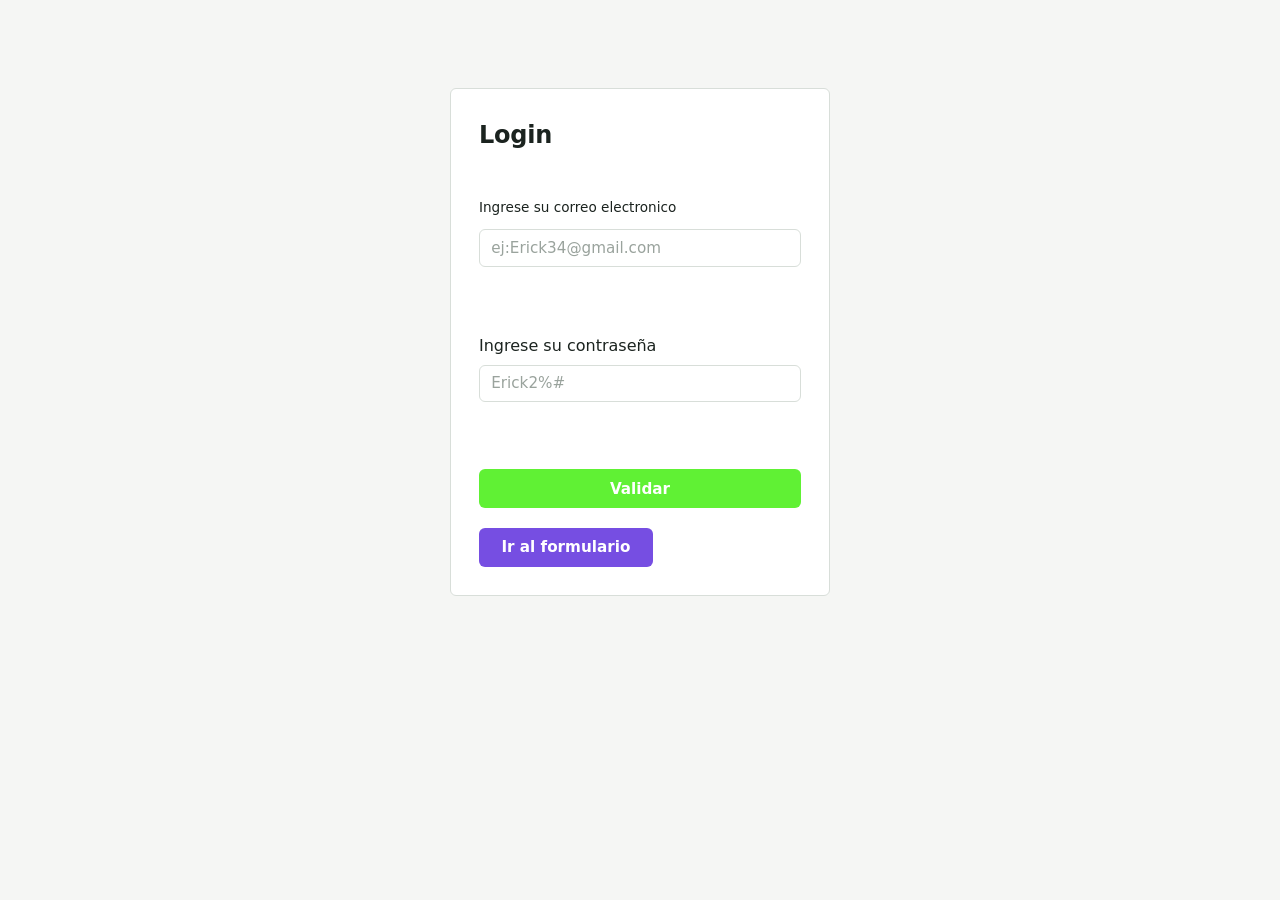
<file: index.html>
<!DOCTYPE html>
<html lang="es">
<head>
    <meta charset="UTF-8">
    <meta name="viewport" content="width=device-width, initial-scale=1.0">
    <link rel="stylesheet" href="css/estilos.css">
    <title>Document</title>
</head>
<body>
    <div class="pagina">
        <div class="card login-layout">
    <h1>Login</h1>

    <div class="campo">
    <label for="correo">Ingrese su correo electronico</label>
    <input tipe="email" id="correo" placeholder="ej:Erick34@gmail.com" required>
    <p class="respuesta" id="r_email"></p>
    </div>

    <div class="campo">
    <lable for="password"> Ingrese su contraseña</lable>
    <input tipe="password" id="contraseña" placeholder="Erick2%#" required>
    <p class="respuesta" id="r_contraseña"></p>
    </div>

    <button tipe="button" id="validarF" class="btn" onclick="iniciar_cesion()">Validar</button>
    
    <a linkreel="stylesheet" href="formulario.html"> <button class="btn_links">Ir al formulario</button></a>
    </div>
    </div>
    <script src="js/utileria.js"></script>
    <script src="js/login.js"></script>
</body>
</html>
</file>
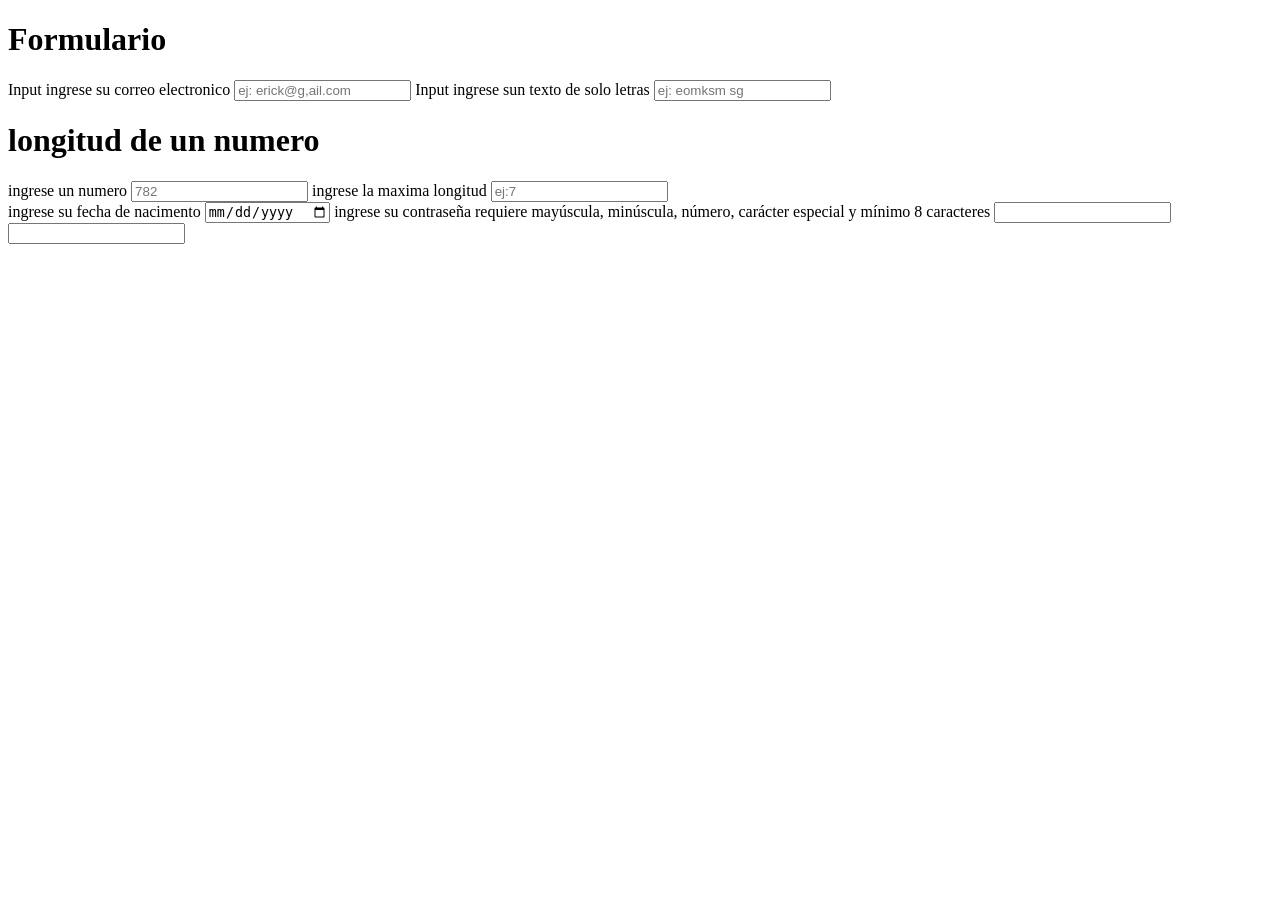
<file: formualrio.html>
<!DOCTYPE html>
<html lang="en">

<head>
    <meta charset="UTF-8">
    <meta name="viewport" content="width=device-width, initial-scale=1.0">
    <title>Document</title>
</head>

<body>

    <h1>Formulario</h1>
    <div>
        <form>
            <lable>Input ingrese su correo electronico </lable>
            <input type="email" id="e_email_f" placeholder="ej: erick@g,ail.com">
            <lable>Input ingrese sun texto de solo letras </lable>
            <input type="text" id="e_texto_f" placeholder="ej: eomksm sg">

            <div>
                <h1>longitud de un numero</h1>
                <lable> ingrese un numero </lable>
                <input type="number" id="e_numero_f" placeholder="782">
                <lable> ingrese la maxima longitud</lable>
                <input type="number" id="e_max_longitud_f" placeholder="ej:7">
            </div>

            <lable>ingrese su fecha de nacimento </lable>
            <input type="date" id="e_fecha_nacimiento_f" placeholder="18/05/2005">
            
            
            <lable> ingrese su contraseña requiere mayúscula, minúscula, número, carácter especial y mínimo 8 caracteres </lable>
            <input type="text" id="" placeholder="">

            <lable></lable>
            <input type="text" id="" placeholder="">




        </form>
    </div>
</body>

</html>
</file>
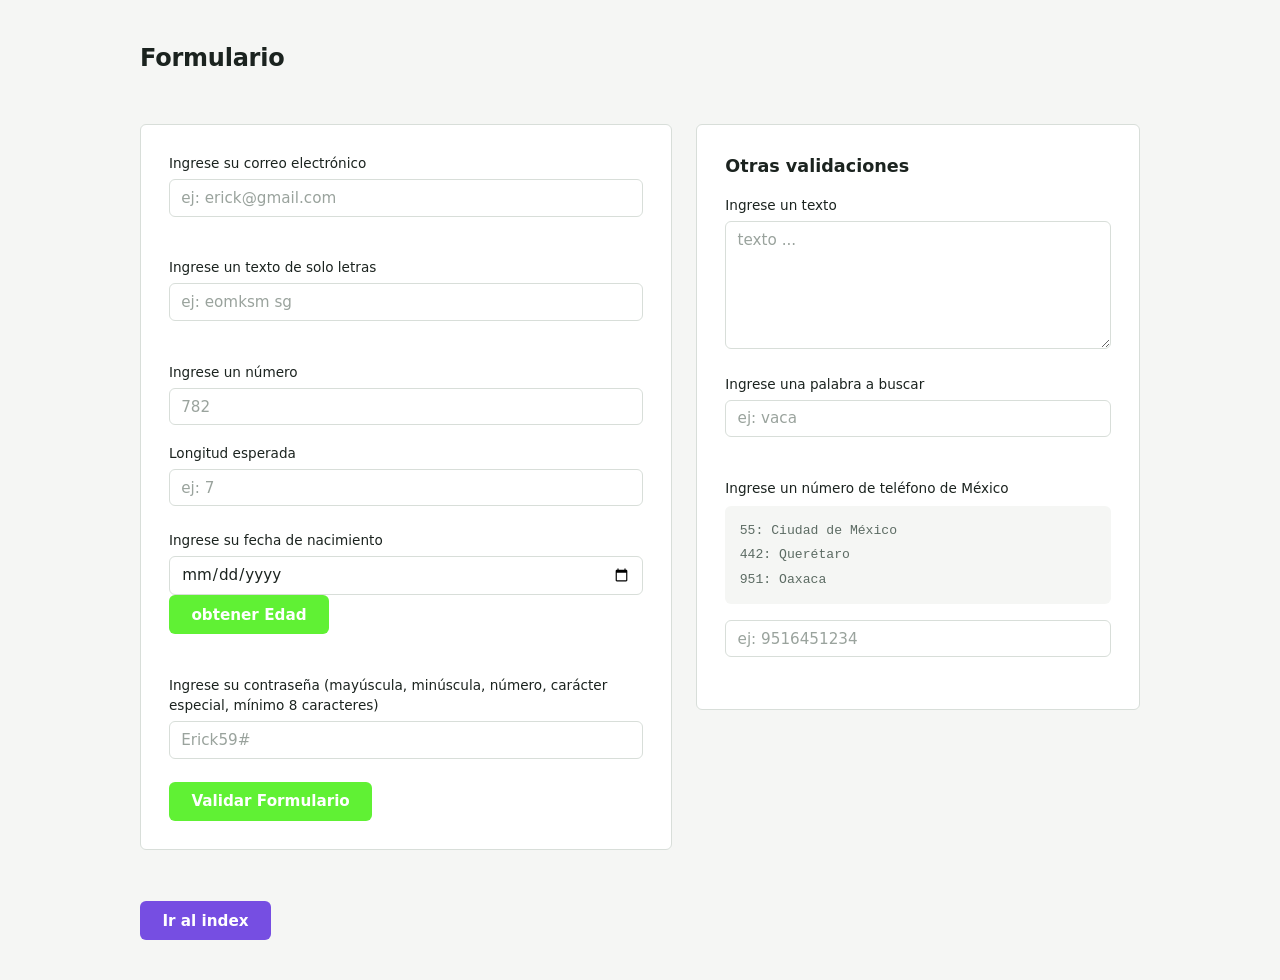
<file: formulario.html>
<!DOCTYPE html>
<html lang="es">
<head>
    <meta charset="UTF-8">
    <meta name="viewport" content="width=device-width, initial-scale=1.0">
    <link rel="stylesheet" href="css/estilos.css">
    <title>Formulario</title>
</head>
<body>
    <div class="pagina form-layout">
        <header>
            <h1>Formulario</h1>
        </header>
        <section class="card">
            <form>
                <div class="campo">
                    <label for="e_email_f">Ingrese su correo electrónico</label>
                    <input type="email" id="e_email_f" placeholder="ej: erick@gmail.com" required>
                    <p class="respuestas" id="r_email"></p>
                </div>

                <div class="campo">
                    <label for="e_texto_f">Ingrese un texto de solo letras</label>
                    <input type="text" id="e_texto_f" placeholder="ej: eomksm sg" required>
                    <p class="respuestas" id="r_texto"></p>
                </div>

                <div class="field-group">
                    <div class="campo">
                        <label for="e_numero_f">Ingrese un número</label>
                        <input type="number" id="e_numero_f" placeholder="782" required>
                    </div>
                    <div class="campo">
                        <label for="e_max_longitud_f">Longitud esperada</label>
                        <input type="number" id="e_max_longitud_f" placeholder="ej: 7" required>
                    </div>
                </div>
                <p class="respuestas" id="r_logitud"></p>

                <div class="campo">
                    <label for="e_fecha_nacimiento_f">Ingrese su fecha de nacimiento</label>
                    <input type="date" id="e_fecha_nacimiento_f" placeholder="18/05/2005" required>
                    <button type="button"  class="btn" onclick="abrirModal() ">obtener Edad</button>
                    <p class="respuestas" id="r_FNacimiento"></p>
                </div>

                <div class="campo">
                    <label for="e_contraseña">Ingrese su contraseña (mayúscula, minúscula, número, carácter especial, mínimo 8 caracteres)</label>
                    <input type="text" id="e_contraseña" placeholder="Erick59#" required>
                    <p class="respuestas" id="r_contraseña"></p>
                </div>
            </form>

            <button type="button" class="btn" onclick="validarFormulario()">Validar Formulario</button>
        </section>

        <aside class="card">
            <h2>Otras validaciones</h2>

            <div class="campo">
                <label for="textooo">Ingrese un texto</label>
                <textarea id="textooo" name="texto_1" rows="6" cols="40" placeholder="texto ..."></textarea>
            </div>

            <div class="campo">
                <label for="e_palabra_b">Ingrese una palabra a buscar</label>
                <input type="text" id="e_palabra_b" placeholder="ej: vaca" required>
                <p class="respuestas" id="r_palabra_b"></p>
            </div>

            <div class="campo">
                <label for="e_telefono">Ingrese un número de teléfono de México</label>
                <ul class="lada-list">
                    <li>55: Ciudad de México</li>
                    <li>442: Querétaro</li>
                    <li>951: Oaxaca</li>
                </ul>
                <input type="number" id="e_telefono" placeholder="ej: 9516451234" required>
                <p class="respuestas" id="r_telefono"></p>
            </div>
        </aside>

        <div id="modal" class="modal">
            <div class="contenidoModal">
                <h3>Edad calculada</h3>
                <p id="edadCalculada"></p>
                <button type="button" class="btn" onclick="cerrarModal()">Cerrar</button>
            </div>
        </div>

        <a class="nav-link" href="index.html"><button class="btn_links">Ir al index</button></a>
    </div>

    <script src="js/utileria.js"></script>
    <script src="js/formulario.js"></script>
</body>
</html>
</file>
<file: css/estilos.css>
:root {
  --bg: #f5f6f4;
  --surface: #ffffff;
  --text: #1b231f;
  --text-muted: #5c6b63;
  --primary: #60f134;
  --primary-dark: #764ee2;
  --error: #b3413a;
  --error-bg: #fbeeed;
  --border: #d8ded9;
  --radius: 6px;
  --font-ui: 'IBM Plex Sans', system-ui, sans-serif;
  --font-mono: 'IBM Plex Mono', 'Courier New', monospace;
}

* {
  box-sizing: border-box;
}

body {
  margin: 0;
  font-family: var(--font-ui);
  background: var(--bg);
  color: var(--text);
  line-height: 1.5;
  padding: 2.5rem 1.25rem;
}

h1 {
  font-size: 1.5rem;
  font-weight: 600;
  margin: 0 0 1.5rem;
  letter-spacing: -0.01em;
}

h2 {
  font-size: 1.1rem;
  font-weight: 600;
  margin: 0 0 1rem;
  color: var(--text);
}


.pagina {
  max-width: 1000px;
  margin: 0 auto;
}


.card {
  background: var(--surface);
  border: 1px solid var(--border);
  border-radius: var(--radius);
  padding: 1.75rem;
}

.login-layout {
  max-width: 380px;
  margin: 3rem auto;
  display: flex;
  flex-direction: column;
  gap: 1.25rem;
}

.login-layout .campo {
  display: flex;
  flex-direction: column;
  gap: 0.4rem;
}

.form-layout {
  display: grid;
  grid-template-columns: 1.2fr 1fr;
  gap: 1.5rem;
  align-items: start;
}

.form-layout header {
  grid-column: 1 / -1;
}

@media (max-width: 800px) {
  .form-layout {
    grid-template-columns: 1fr;
  }
}

.campo {
  margin-bottom: 1.1rem;
}

.campo:last-child {
  margin-bottom: 0;
}

.campo-group {
  display: flex;
  gap: 1rem;
  align-items: flex-end;
  flex-wrap: wrap;
  margin-bottom: 1.1rem;
  padding: 0.9rem;
  background: var(--bg);
  border-radius: var(--radius);
}

.campo-group .campo {
  flex: 1;
  min-width: 140px;
  margin-bottom: 0;
}

label {
  display: block;
  font-size: 0.85rem;
  font-weight: 500;
  color: var(--text);
  margin-bottom: 0.35rem;
}

input,
textarea {
  width: 100%;
  font-family: var(--font-ui);
  font-size: 0.95rem;
  padding: 0.55rem 0.7rem;
  border: 1px solid var(--border);
  border-radius: var(--radius);
  background: var(--surface);
  color: var(--text);
  transition: border-color 0.15s ease;
}

textarea {
  resize: vertical;
  min-height: 100px;
}

input:focus,
textarea:focus {
  outline: none;
  border-color: var(--primary);
  box-shadow: 0 0 0 3px rgba(47, 111, 94, 0.15);
}

input::placeholder,
textarea::placeholder {
  color: #9aa39d;
}


.respuesta,
.respuestas {
  min-height: 1.1rem;
  font-size: 0.82rem;
  margin: 0.35rem 0 0;
  color: var(--text-muted);
}

.respuesta.valido,
.respuestas.valido {
  color: var(--primary-dark);
}

.respuesta.invalido,
.respuestas.invalido {
  color: var(--error);
}

.btn {
  font-family: var(--font-ui);
  font-size: 0.95rem;
  font-weight: 600;
  color: #fff;
  background: var(--primary);
  border: none;
  border-radius: var(--radius);
  padding: 0.65rem 1.4rem;
  cursor: pointer;
  transition: background 0.15s ease;
}

.btn:hover {
  background: var(--primary-dark);
}

.btn_links {
  font-family: var(--font-ui);
  font-size: 0.95rem;
  font-weight: 600;
  color: #fff;
  background: var(--primary-dark);
  border: none;
  border-radius: var(--radius);
  padding: 0.65rem 1.4rem;
  cursor: pointer;
  transition: background 0.15s ease;
}

.btn_links:hover {
  background: var(--primary);
}
.btn:active {
  transform: translateY(1px);
}

.lada-list {
  list-style: none;
  margin: 0.5rem 0 1rem;
  padding: 0.75rem 0.9rem;
  background: var(--bg);
  border-radius: var(--radius);
  font-family: var(--font-mono);
  font-size: 0.82rem;
  color: var(--text-muted);
}

.lada-list li {
  padding: 0.15rem 0;
}


.nav-link {
  display: inline-block;
  margin-top: 1.5rem;
  font-size: 1.6rem;
  color: var(--primary-dark);
  text-decoration: none;
}

.nav-link:hover {
  text-decoration: underline;
}



.modal{
    display: none;
    position: fixed;
    left: 0;
    top: 0;
    width: 100%;
    height: 100%;
    background-color: rgba(0,0,0,0.5);
}

.contenidoModal{
    background-color: var(--surface);
    width: 300px;
    margin: 120px auto;
    padding: 20px;
    text-align: center;
    border-radius: 8px;
}
</file>
